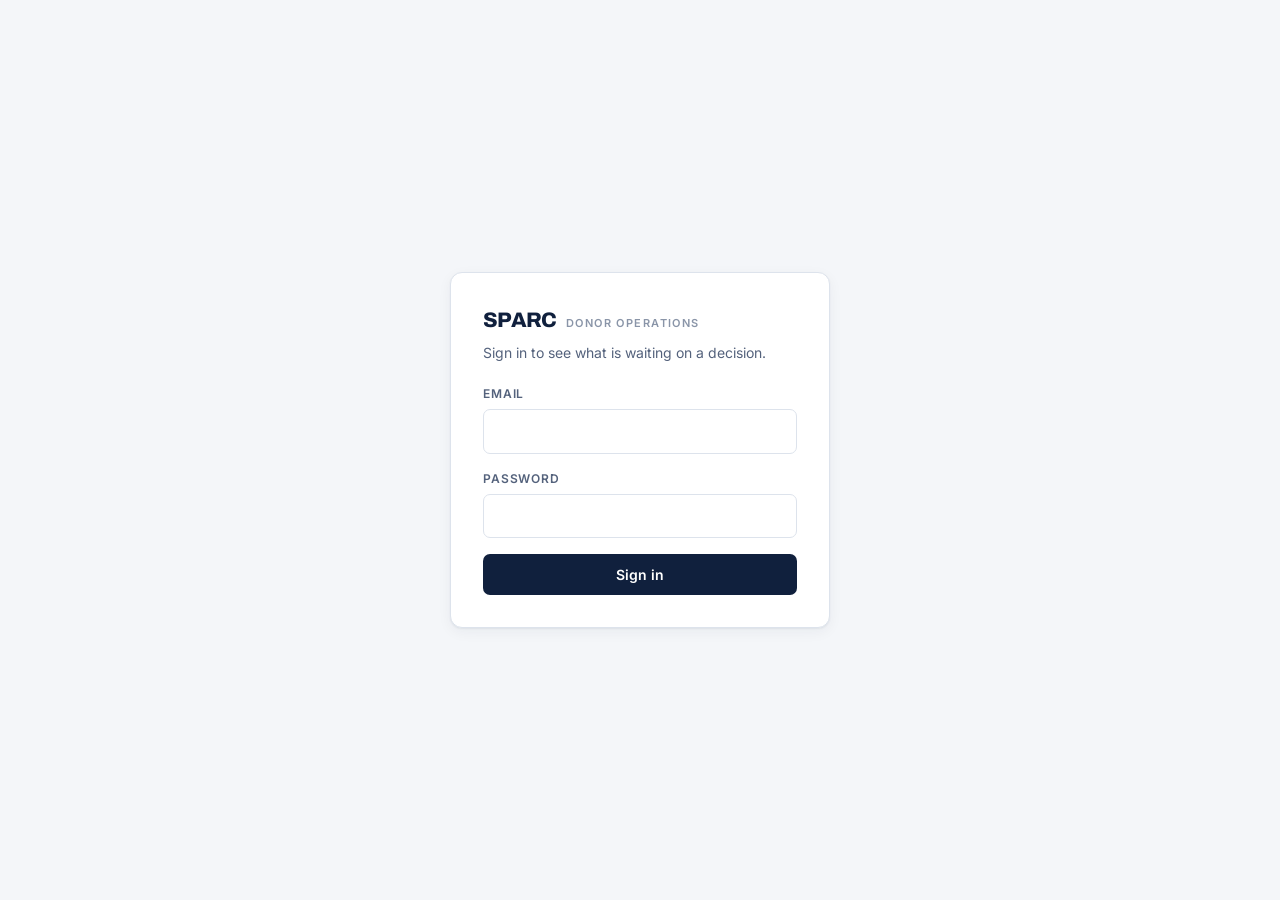
<file: public/index.html>
<!doctype html>
<html lang="en">
<head>
<meta charset="utf-8">
<meta name="viewport" content="width=device-width, initial-scale=1">
<meta name="robots" content="noindex, nofollow">
<title>SPARC — Donor Operations</title>
<link rel="stylesheet" href="app.css">
</head>
<body>

<div class="signin-wrap" id="signinView">
  <form class="signin" id="signinForm">
    <div class="mark"><b>SPARC</b><span>Donor Operations</span></div>
    <p class="signin-sub">Sign in to see what is waiting on a decision.</p>
    <div id="signinMsg"></div>
    <label for="email">Email</label>
    <input class="field" id="email" type="email" autocomplete="username" required>
    <label for="password">Password</label>
    <input class="field" id="password" type="password" autocomplete="current-password" required>
    <button class="btn btn-full" id="signinBtn" type="submit">Sign in</button>
  </form>
</div>

<div id="appView" class="hidden">
  <div class="topbar"><div class="topbar-in">
    <div class="mark"><b>SPARC</b><span>Donor Operations</span></div>
    <div class="who"><span id="whoName"></span> ·
      <button class="link" id="pwBtn">Change password</button> ·
      <button class="link" id="signoutBtn">Sign out</button></div>
  </div></div>

  <main>
    <div class="lede"><h1 id="lede">Loading…</h1><p id="ledeSub"></p></div>

    <div class="tabs" role="tablist">
      <button class="tab" role="tab" data-tab="questions" aria-selected="true">Needs an answer<span class="pill pill-amber" id="cQ">0</span></button>
      <button class="tab" role="tab" data-tab="notes" aria-selected="false">My notes<span class="pill pill-blue" id="cN">0</span></button>
      <button class="tab" role="tab" data-tab="bloomerang" aria-selected="false">Bloomerang<span class="pill pill-blue" id="cB">0</span></button>
      <button class="tab" role="tab" data-tab="records" aria-selected="false">Records<span class="pill pill-grey" id="cR">0</span></button>
    </div>

    <section id="panel-questions"></section>
    <section id="panel-notes" class="hidden"></section>
    <section id="panel-bloomerang" class="hidden"></section>
    <section id="panel-records" class="hidden"></section>
  </main>
</div>

<script src="app.js"></script>
</body>
</html>
</file>
<file: public/app.css>
/* Self-hosted fonts (variable woff2, latin + latin-ext). No Google Fonts:
   the CSP forbids off-domain requests and donor PII is on every screen. */
@font-face{font-family:'Archivo';font-style:normal;font-weight:500 800;font-display:swap;src:url(fonts/archivo-latin.woff2) format('woff2');unicode-range:U+0000-00FF, U+0131, U+0152-0153, U+02BB-02BC, U+02C6, U+02DA, U+02DC, U+0304, U+0308, U+0329, U+2000-206F, U+20AC, U+2122, U+2191, U+2193, U+2212, U+2215, U+FEFF, U+FFFD;}
@font-face{font-family:'Archivo';font-style:normal;font-weight:500 800;font-display:swap;src:url(fonts/archivo-latin-ext.woff2) format('woff2');unicode-range:U+0100-02BA, U+02BD-02C5, U+02C7-02CC, U+02CE-02D7, U+02DD-02FF, U+0304, U+0308, U+0329, U+1D00-1DBF, U+1E00-1E9F, U+1EF2-1EFF, U+2020, U+20A0-20AB, U+20AD-20C0, U+2113, U+2C60-2C7F, U+A720-A7FF;}
@font-face{font-family:'Inter';font-style:normal;font-weight:400 600;font-display:swap;src:url(fonts/inter-latin.woff2) format('woff2');unicode-range:U+0000-00FF, U+0131, U+0152-0153, U+02BB-02BC, U+02C6, U+02DA, U+02DC, U+0304, U+0308, U+0329, U+2000-206F, U+20AC, U+2122, U+2191, U+2193, U+2212, U+2215, U+FEFF, U+FFFD;}
@font-face{font-family:'Inter';font-style:normal;font-weight:400 600;font-display:swap;src:url(fonts/inter-latin-ext.woff2) format('woff2');unicode-range:U+0100-02BA, U+02BD-02C5, U+02C7-02CC, U+02CE-02D7, U+02DD-02FF, U+0304, U+0308, U+0329, U+1D00-1DBF, U+1E00-1E9F, U+1EF2-1EFF, U+2020, U+20A0-20AB, U+20AD-20C0, U+2113, U+2C60-2C7F, U+A720-A7FF;}

:root{
    --ink:#10203D; --ink-60:#54627C; --ink-40:#8A95A8;
    --paper:#F4F6F9; --card:#FFF; --rule:#DDE3EC;
    --green:#00874C; --green-soft:#E4F3EB;
    --blue:#2C6FA8; --blue-soft:#E6EEF6;
    --amber:#B26A00; --amber-soft:#FBF0DE;
    --red:#A8302B; --red-soft:#F8E7E6;
    --shadow:0 1px 2px rgba(16,32,61,.06),0 4px 14px rgba(16,32,61,.05);
  }
  *{box-sizing:border-box} html,body{margin:0;padding:0}
  body{background:var(--paper);color:var(--ink);font:400 15px/1.5 Inter,system-ui,sans-serif;-webkit-font-smoothing:antialiased}
  h1,h2,h3,.display{font-family:Archivo,Inter,sans-serif;letter-spacing:-.02em;margin:0}
  button{font:inherit;cursor:pointer} input,select,textarea{font:inherit;color:inherit}
  :focus-visible{outline:2px solid var(--blue);outline-offset:2px;border-radius:3px}
  .hidden{display:none!important}
  a{color:var(--blue)}

  .signin-wrap{min-height:100dvh;display:grid;place-items:center;padding:24px}
  .signin{width:100%;max-width:380px;background:var(--card);border:1px solid var(--rule);border-radius:12px;padding:32px;box-shadow:var(--shadow)}
  .mark{display:flex;align-items:baseline;gap:9px;margin-bottom:6px}
  .mark b{font-family:Archivo;font-weight:800;font-size:21px;letter-spacing:-.03em}
  .mark span{font-size:11px;text-transform:uppercase;letter-spacing:.13em;color:var(--ink-40);font-weight:600}
  label{display:block;font-size:12px;font-weight:600;text-transform:uppercase;letter-spacing:.07em;color:var(--ink-60);margin:0 0 6px}
  .field{width:100%;padding:10px 12px;border:1px solid var(--rule);border-radius:7px;background:#fff;margin-bottom:16px}
  textarea.field{min-height:80px;resize:vertical;font-family:inherit}
  .btn{border:0;border-radius:7px;padding:10px 15px;font-weight:600;font-size:14px;background:var(--ink);color:#fff;transition:opacity .15s}
  .btn:hover{opacity:.88} .btn[disabled]{opacity:.45;cursor:not-allowed}
  .btn-full{width:100%} .btn-go{background:var(--green);color:#fff}
  .btn-quiet{background:#fff;color:var(--ink-60);border:1px solid var(--rule)}
  .btn-sm{padding:7px 11px;font-size:13px}
  .msg{font-size:13.5px;padding:10px 12px;border-radius:7px;margin-bottom:16px}
  .msg-bad{background:var(--red-soft);color:var(--red)}
  .msg-ok{background:var(--green-soft);color:var(--green)}

  .topbar{position:sticky;top:0;z-index:20;background:rgba(255,255,255,.94);backdrop-filter:blur(8px);border-bottom:1px solid var(--rule)}
  .topbar-in{max-width:1140px;margin:0 auto;padding:13px 22px;display:flex;align-items:center;gap:16px}
  .who{margin-left:auto;font-size:13px;color:var(--ink-60)}
  .link{background:none;border:0;color:var(--ink-60);font-size:13px;text-decoration:underline;padding:0}
  main{max-width:1140px;margin:0 auto;padding:26px 22px 90px}
  .lede h1{font-size:clamp(24px,4.2vw,33px);font-weight:800;line-height:1.13;max-width:22ch}
  .lede p{color:var(--ink-60);margin:9px 0 0;max-width:58ch;font-size:14.5px}
  .lede{margin-bottom:24px}

  .tabs{display:flex;gap:3px;border-bottom:1px solid var(--rule);margin-bottom:22px;overflow-x:auto;scrollbar-width:none}
  .tabs::-webkit-scrollbar{display:none}
  .tab{background:none;border:0;border-bottom:2px solid transparent;padding:10px 13px;color:var(--ink-60);font-weight:600;font-size:14px;white-space:nowrap;margin-bottom:-1px}
  .tab[aria-selected=true]{color:var(--ink);border-bottom-color:var(--ink)}
  .pill{display:inline-block;min-width:20px;padding:1px 7px;border-radius:20px;font-size:11.5px;font-weight:700;margin-left:7px;font-variant-numeric:tabular-nums}
  .pill-amber{background:var(--amber-soft);color:var(--amber)}
  .pill-blue{background:var(--blue-soft);color:var(--blue)}
  .pill-grey{background:#EBEFF5;color:var(--ink-60)}

  .card{background:var(--card);border:1px solid var(--rule);border-radius:11px;padding:16px 18px;margin-bottom:11px;box-shadow:var(--shadow);display:grid;grid-template-columns:62px 1fr;gap:18px;align-items:start}
  .card.settled{opacity:.5}
  .wait{text-align:center;padding-top:2px}
  .wait b{display:block;font-family:Archivo;font-weight:800;font-size:28px;line-height:1;font-variant-numeric:tabular-nums;letter-spacing:-.04em}
  .wait span{display:block;font-size:9.5px;text-transform:uppercase;letter-spacing:.11em;color:var(--ink-40);font-weight:600;margin-top:3px}
  .w-cool b{color:var(--ink-40)} .w-warm b{color:var(--blue)} .w-hot b{color:var(--amber)} .w-cold b{color:var(--red)}
  .who-line{font-family:Archivo;font-weight:700;font-size:16.5px;margin-bottom:3px}
  .ask{color:var(--ink-60);font-size:14px;margin-bottom:10px}
  .meta{font-size:12.5px;color:var(--ink-40);margin-top:6px}
  .excerpt{font-size:13px;color:var(--ink-60);background:#FAFBFD;border-left:3px solid var(--rule);padding:9px 12px;border-radius:0 6px 6px 0;margin:0 0 11px;white-space:pre-wrap;max-height:8.5em;overflow:auto}
  .tag{display:inline-block;font-size:11px;font-weight:600;text-transform:uppercase;letter-spacing:.06em;padding:2px 7px;border-radius:4px;background:#EBEFF5;color:var(--ink-60);margin-right:6px;vertical-align:1px}
  .controls{display:flex;flex-wrap:wrap;gap:8px;align-items:center}
  .controls .field{margin:0;width:auto;min-width:130px;padding:8px 10px;font-size:14px}
  .note{font-size:12.5px;margin-top:9px;padding:8px 11px;border-radius:6px}
  .note-ok{background:var(--green-soft);color:var(--green)}
  .note-bad{background:var(--red-soft);color:var(--red)}
  .spacer{flex:1}

  .empty{text-align:center;padding:52px 24px;border:1px dashed var(--rule);border-radius:11px;background:#fff}
  .empty b{display:block;font-family:Archivo;font-size:18px;font-weight:700;margin-bottom:6px}
  .empty p{color:var(--ink-60);margin:0;font-size:14px}
  .sec{display:flex;align-items:center;gap:12px;margin:28px 0 11px}
  .sec h2{font-size:17px;font-weight:700}
  .tablewrap{background:#fff;border:1px solid var(--rule);border-radius:11px;overflow-x:auto;box-shadow:var(--shadow)}
  table{border-collapse:collapse;width:100%;font-size:13.5px;min-width:620px}
  th{text-align:left;font-size:11px;text-transform:uppercase;letter-spacing:.07em;color:var(--ink-40);font-weight:600;padding:11px 14px;border-bottom:1px solid var(--rule);white-space:nowrap;background:#FAFBFD;position:sticky;top:0}
  td{padding:10px 14px;border-bottom:1px solid #EDF1F6;vertical-align:top}
  tr:last-child td{border-bottom:0}
  .num{font-variant-numeric:tabular-nums;white-space:nowrap}
  .state{font-size:11px;font-weight:700;text-transform:uppercase;letter-spacing:.06em;padding:2px 8px;border-radius:20px;white-space:nowrap;display:inline-block}
  .s-ok{background:var(--green-soft);color:var(--green)}
  .s-wait{background:var(--amber-soft);color:var(--amber)}
  .s-info{background:var(--blue-soft);color:var(--blue)}
  .s-bad{background:var(--red-soft);color:var(--red)}
  .loading{text-align:center;padding:52px;color:var(--ink-40);font-size:14px}
  .notebox{background:#fff;border:1px solid var(--rule);border-radius:11px;padding:16px 18px;margin-bottom:18px;box-shadow:var(--shadow)}
  .noterow{background:#fff;border:1px solid var(--rule);border-radius:10px;padding:13px 16px;margin-bottom:9px;box-shadow:var(--shadow)}
  .noterow.done{opacity:.55}
  .noterow p{margin:0 0 7px;white-space:pre-wrap}
  @media (max-width:620px){
    .card{grid-template-columns:48px 1fr;gap:12px;padding:14px}
    .wait b{font-size:23px} main{padding:20px 15px 70px}
    /* Header: let the name and actions drop to their own full-width line
       instead of crowding the brand into three ragged lines. */
    .topbar-in{flex-wrap:wrap;gap:6px 14px;padding:11px 15px}
    .who{margin-left:0;width:100%}
    /* The .spacer (flex:1) opens an awkward gap between Save and the other
       actions on a phone. Collapse it so the button group packs to the left
       and wraps naturally; give buttons and the wide inputs full-width,
       comfortable tap targets. */
    .controls .spacer{display:none;flex-basis:0}
    .controls{gap:8px 10px}
    .controls .btn{flex:1 1 auto}
    .controls .field.wide,.controls .field.med{width:100%;min-width:0}
  }
  @media (prefers-reduced-motion:reduce){*{transition:none!important;animation:none!important}}

/* Utility classes replacing former inline style attributes, so the CSP can
   drop 'unsafe-inline' from style-src. */
.signin-sub{color:var(--ink-60);font-size:14px;margin:0 0 22px}
.controls-center{justify-content:center;margin-top:14px}
.note-controls{margin-top:9px}
.controls .field.wide{min-width:200px}
.controls .field.med{min-width:120px}
</file>
